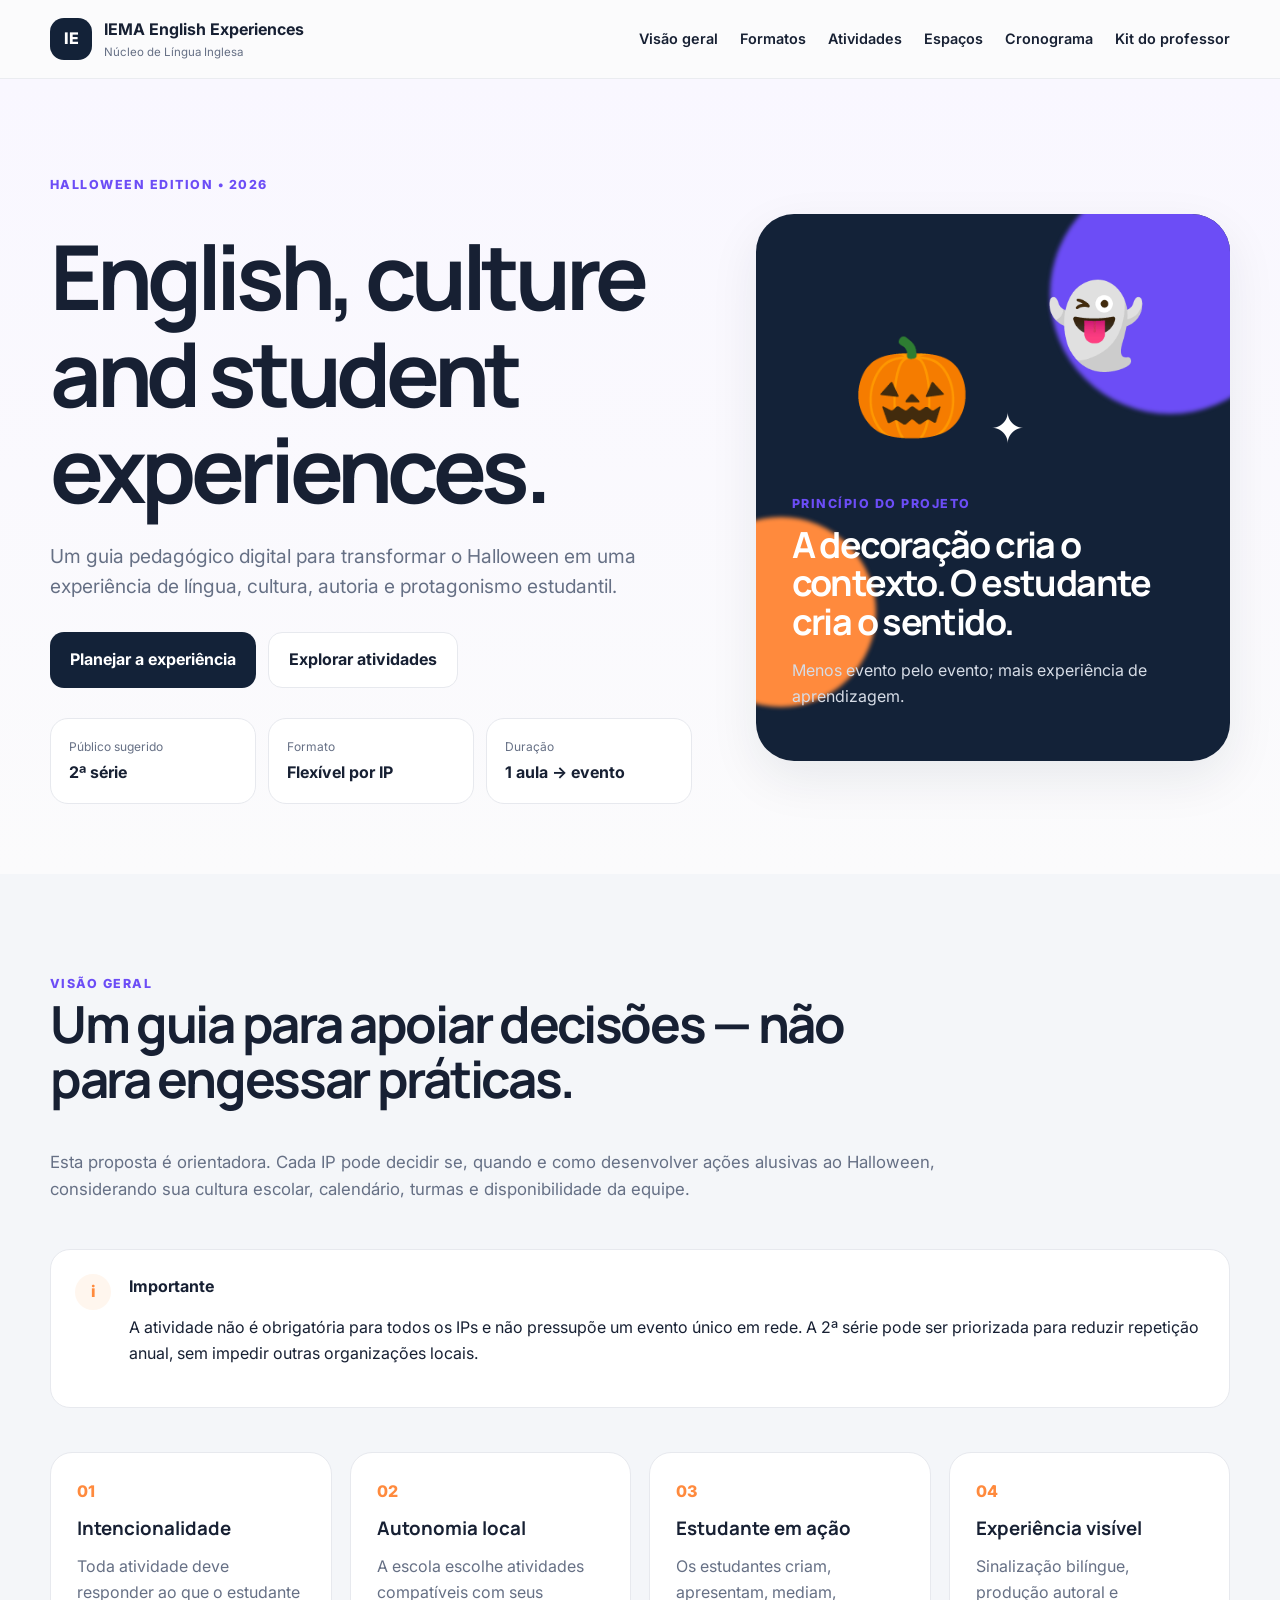
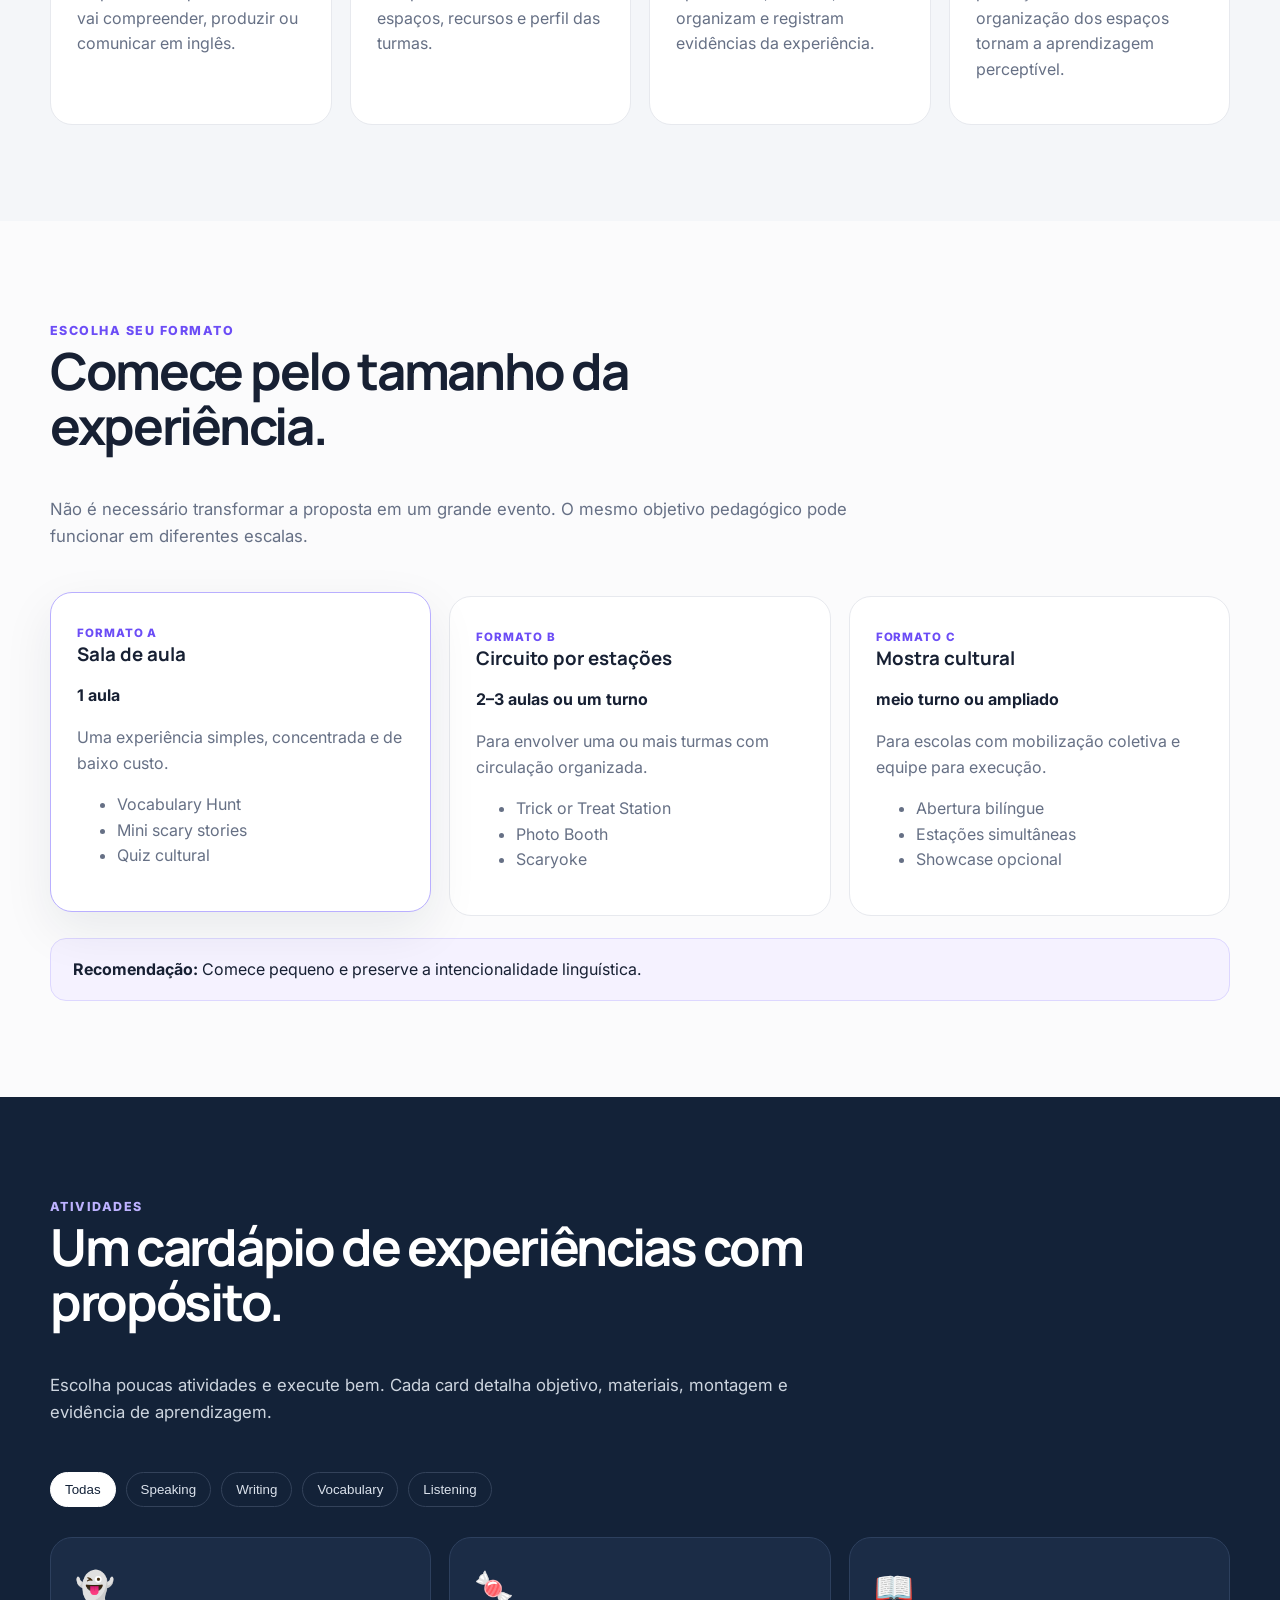
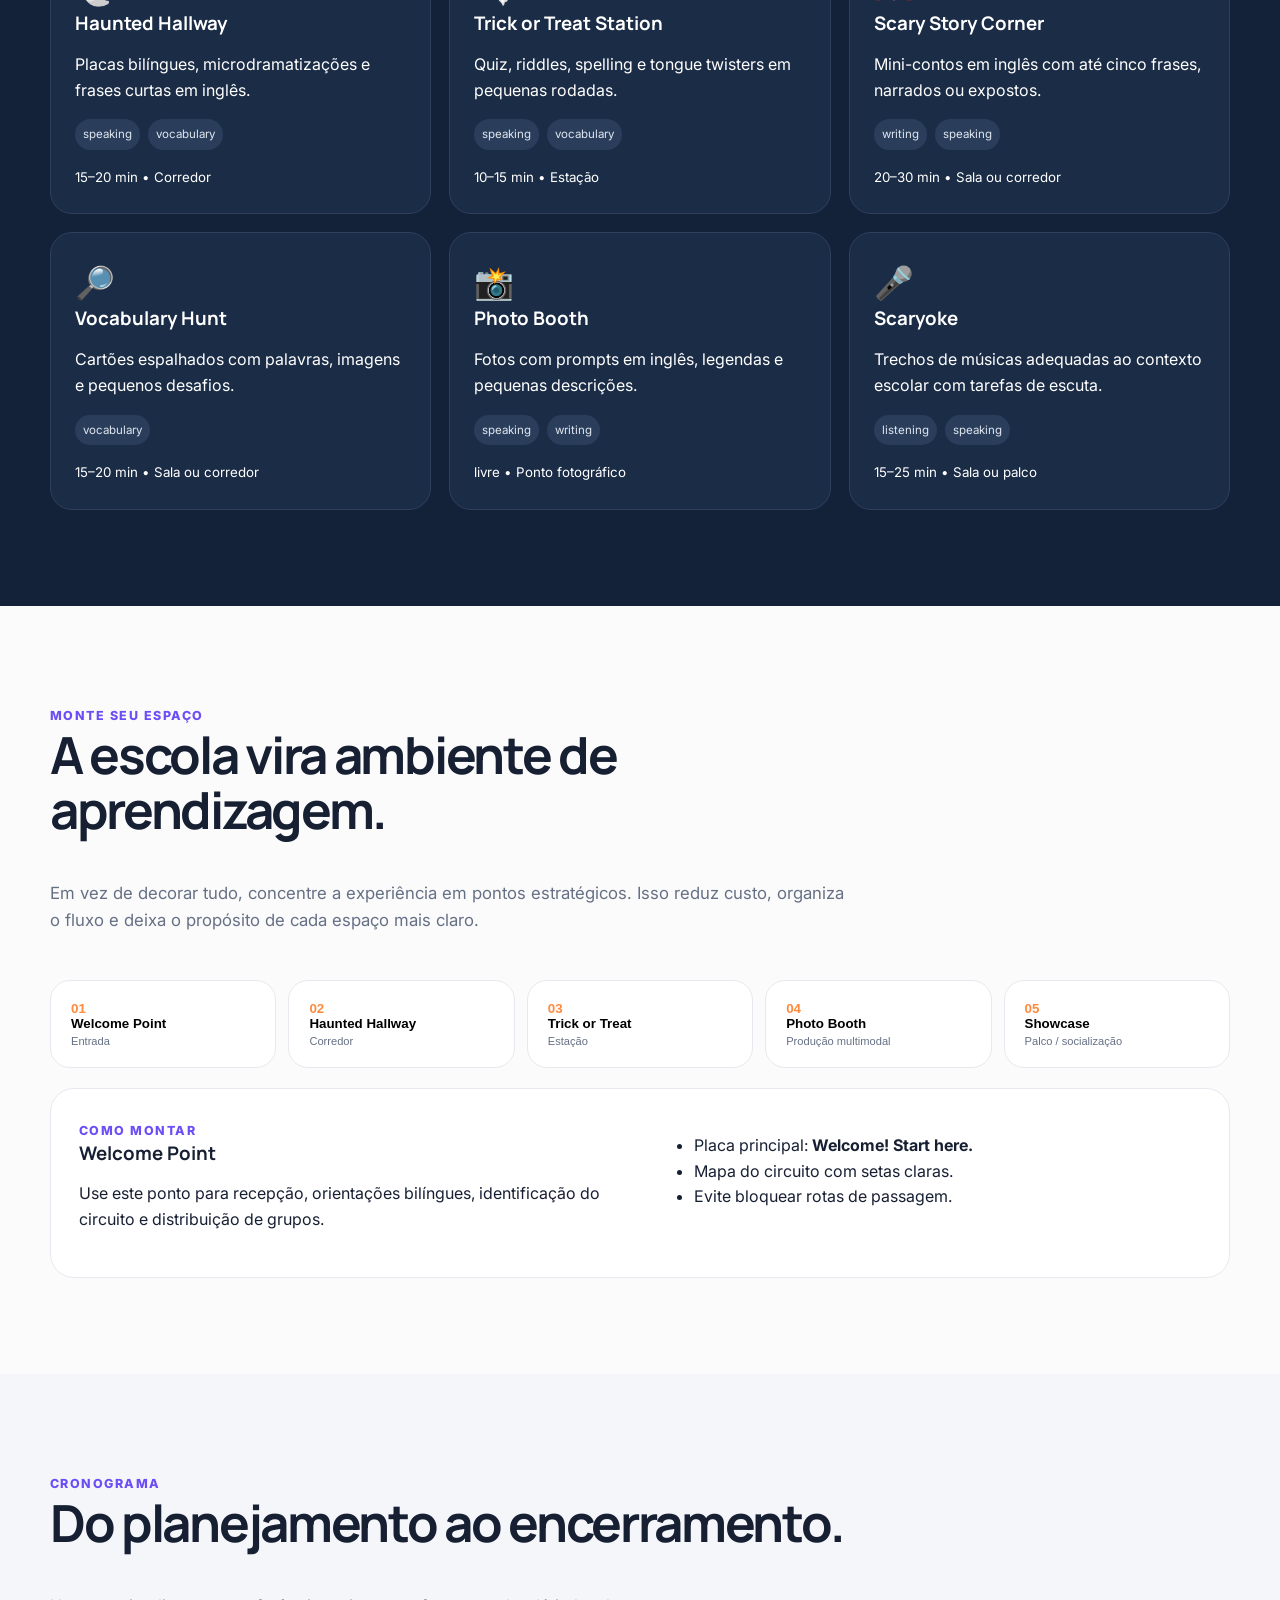
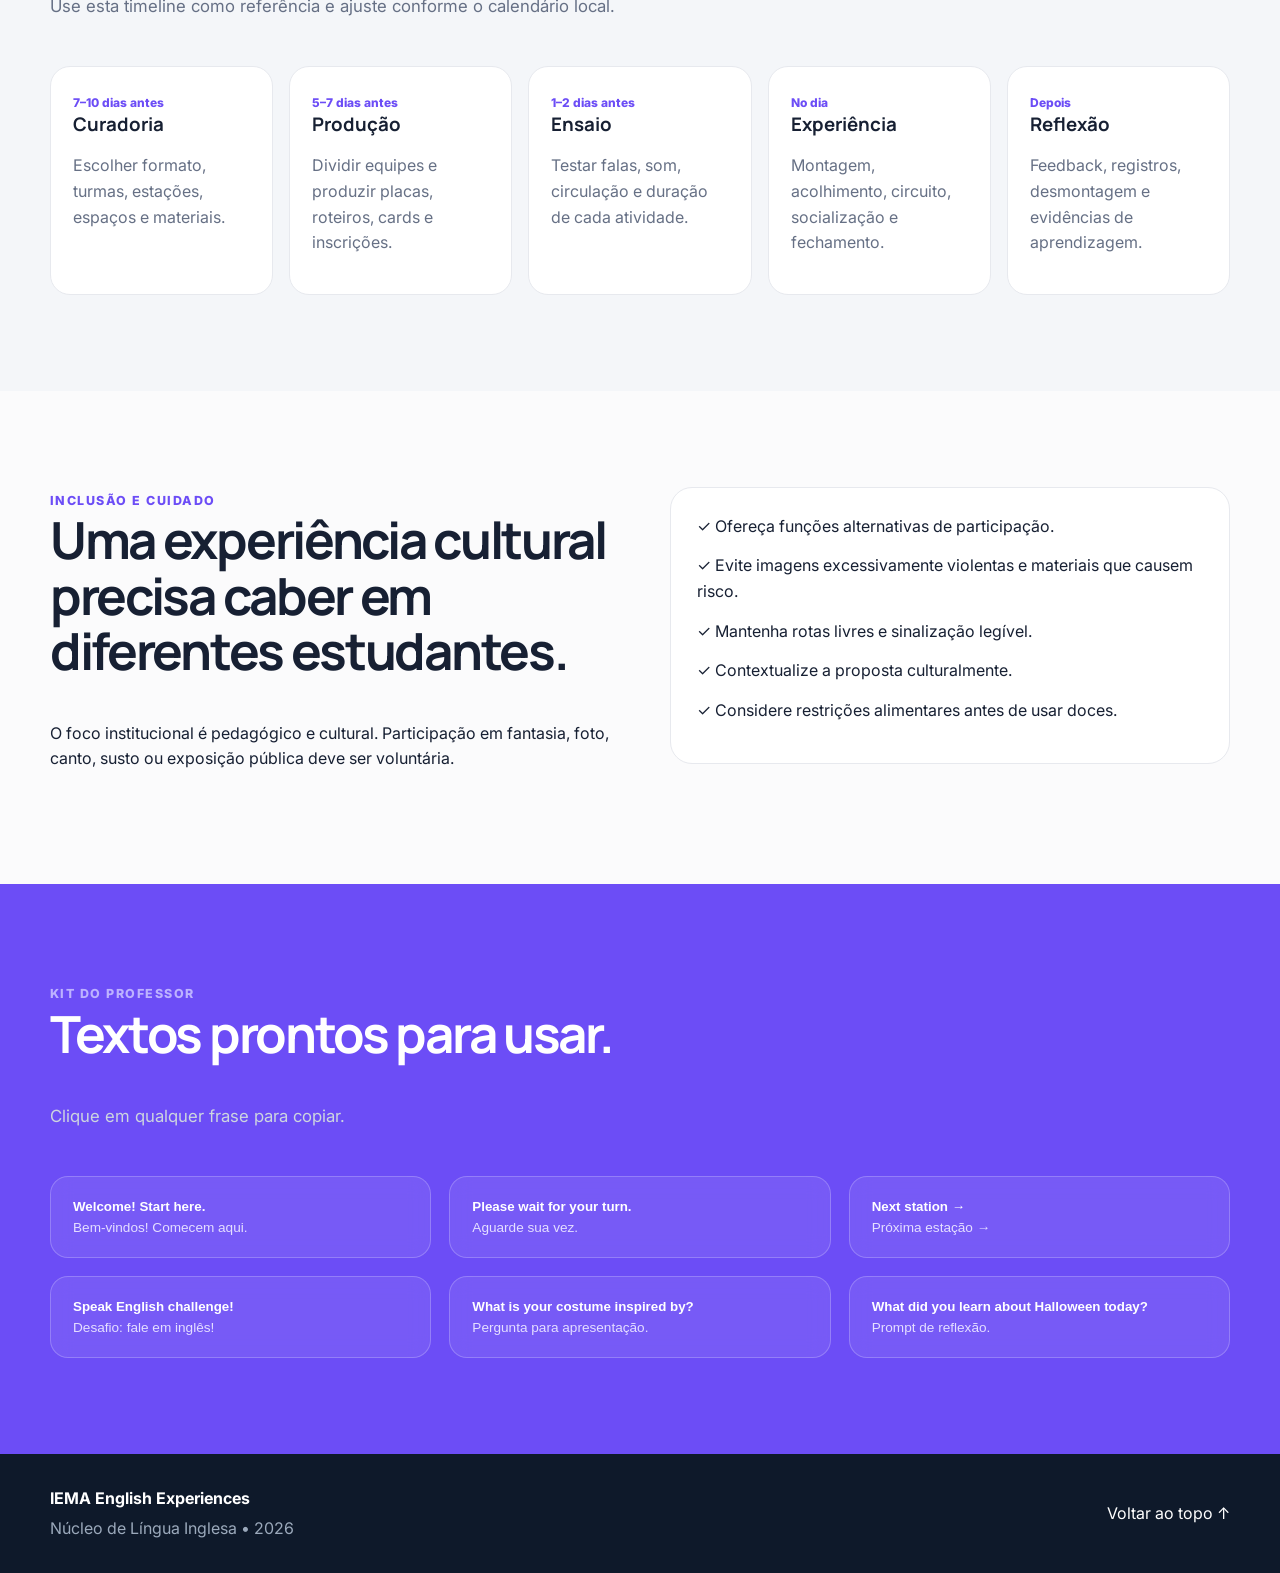
<file: index.html>
<!DOCTYPE html>
<html lang="pt-BR">
<head>
  <meta charset="UTF-8" />
  <meta name="viewport" content="width=device-width, initial-scale=1.0" />
  <meta name="description" content="IEMA English Experiences — Halloween Edition. Guia pedagógico digital para experiências culturais em Língua Inglesa." />
  <title>IEMA English Experiences | Halloween Edition</title>
  <link rel="preconnect" href="https://fonts.googleapis.com">
  <link rel="preconnect" href="https://fonts.gstatic.com" crossorigin>
  <link href="https://fonts.googleapis.com/css2?family=Inter:wght@400;500;600;700;800&family=Manrope:wght@500;600;700;800&display=swap" rel="stylesheet">
  <link rel="stylesheet" href="styles.css" />
</head>
<body>
  <header class="site-header">
    <div class="container nav-wrap">
      <a class="brand" href="#top" aria-label="IEMA English Experiences">
        <span class="brand-mark">IE</span>
        <span>
          <strong>IEMA English Experiences</strong>
          <small>Núcleo de Língua Inglesa</small>
        </span>
      </a>

      <button class="menu-toggle" aria-label="Abrir menu" aria-expanded="false">☰</button>

      <nav class="nav-links" aria-label="Navegação principal">
        <a href="#overview">Visão geral</a>
        <a href="#formats">Formatos</a>
        <a href="#activities">Atividades</a>
        <a href="#spaces">Espaços</a>
        <a href="#timeline">Cronograma</a>
        <a href="#kit">Kit do professor</a>
      </nav>
    </div>
  </header>

  <main id="top">
    <section class="hero">
      <div class="container hero-grid">
        <div class="hero-copy">
          <span class="eyebrow">Halloween Edition • 2026</span>
          <h1>English, culture and student experiences.</h1>
          <p class="hero-lead">
            Um guia pedagógico digital para transformar o Halloween em uma experiência de língua, cultura, autoria e protagonismo estudantil.
          </p>

          <div class="hero-actions">
            <a class="btn btn-primary" href="#formats">Planejar a experiência</a>
            <a class="btn btn-secondary" href="#activities">Explorar atividades</a>
          </div>

          <div class="meta-grid">
            <article><span>Público sugerido</span><strong>2ª série</strong></article>
            <article><span>Formato</span><strong>Flexível por IP</strong></article>
            <article><span>Duração</span><strong>1 aula → evento</strong></article>
          </div>
        </div>

        <aside class="hero-card">
          <div class="orb orb-one"></div>
          <div class="orb orb-two"></div>
          <div class="hero-visual">
            <span class="pumpkin">🎃</span>
            <span class="ghost">👻</span>
            <span class="spark">✦</span>
          </div>
          <div class="hero-card-copy">
            <span class="mini-label">Princípio do projeto</span>
            <h2>A decoração cria o contexto. O estudante cria o sentido.</h2>
            <p>Menos evento pelo evento; mais experiência de aprendizagem.</p>
          </div>
        </aside>
      </div>
    </section>

    <section id="overview" class="section section-soft">
      <div class="container">
        <div class="section-heading narrow">
          <span class="eyebrow">Visão geral</span>
          <h2>Um guia para apoiar decisões — não para engessar práticas.</h2>
          <p>
            Esta proposta é orientadora. Cada IP pode decidir se, quando e como desenvolver ações alusivas ao Halloween, considerando sua cultura escolar, calendário, turmas e disponibilidade da equipe.
          </p>
        </div>

        <div class="notice">
          <div class="notice-icon">i</div>
          <div>
            <strong>Importante</strong>
            <p>
              A atividade não é obrigatória para todos os IPs e não pressupõe um evento único em rede. A 2ª série pode ser priorizada para reduzir repetição anual, sem impedir outras organizações locais.
            </p>
          </div>
        </div>

        <div class="principles">
          <article>
            <span>01</span>
            <h3>Intencionalidade</h3>
            <p>Toda atividade deve responder ao que o estudante vai compreender, produzir ou comunicar em inglês.</p>
          </article>
          <article>
            <span>02</span>
            <h3>Autonomia local</h3>
            <p>A escola escolhe atividades compatíveis com seus espaços, recursos e perfil das turmas.</p>
          </article>
          <article>
            <span>03</span>
            <h3>Estudante em ação</h3>
            <p>Os estudantes criam, apresentam, mediam, organizam e registram evidências da experiência.</p>
          </article>
          <article>
            <span>04</span>
            <h3>Experiência visível</h3>
            <p>Sinalização bilíngue, produção autoral e organização dos espaços tornam a aprendizagem perceptível.</p>
          </article>
        </div>
      </div>
    </section>

    <section id="formats" class="section">
      <div class="container">
        <div class="section-heading">
          <span class="eyebrow">Escolha seu formato</span>
          <h2>Comece pelo tamanho da experiência.</h2>
          <p>Não é necessário transformar a proposta em um grande evento. O mesmo objetivo pedagógico pode funcionar em diferentes escalas.</p>
        </div>

        <div class="format-grid">
          <article class="format-card active" data-format="classroom">
            <span class="format-tag">Formato A</span>
            <h3>Sala de aula</h3>
            <p class="duration">1 aula</p>
            <p>Uma experiência simples, concentrada e de baixo custo.</p>
            <ul>
              <li>Vocabulary Hunt</li>
              <li>Mini scary stories</li>
              <li>Quiz cultural</li>
            </ul>
          </article>

          <article class="format-card" data-format="stations">
            <span class="format-tag">Formato B</span>
            <h3>Circuito por estações</h3>
            <p class="duration">2–3 aulas ou um turno</p>
            <p>Para envolver uma ou mais turmas com circulação organizada.</p>
            <ul>
              <li>Trick or Treat Station</li>
              <li>Photo Booth</li>
              <li>Scaryoke</li>
            </ul>
          </article>

          <article class="format-card" data-format="showcase">
            <span class="format-tag">Formato C</span>
            <h3>Mostra cultural</h3>
            <p class="duration">meio turno ou ampliado</p>
            <p>Para escolas com mobilização coletiva e equipe para execução.</p>
            <ul>
              <li>Abertura bilíngue</li>
              <li>Estações simultâneas</li>
              <li>Showcase opcional</li>
            </ul>
          </article>
        </div>

        <div id="formatRecommendation" class="recommendation">
          <strong>Recomendação:</strong>
          <span>Comece pequeno e preserve a intencionalidade linguística.</span>
        </div>
      </div>
    </section>

    <section id="activities" class="section section-dark">
      <div class="container">
        <div class="section-heading light">
          <span class="eyebrow">Atividades</span>
          <h2>Um cardápio de experiências com propósito.</h2>
          <p>Escolha poucas atividades e execute bem. Cada card detalha objetivo, materiais, montagem e evidência de aprendizagem.</p>
        </div>

        <div class="filters" role="group" aria-label="Filtrar atividades">
          <button class="filter-btn active" data-filter="all">Todas</button>
          <button class="filter-btn" data-filter="speaking">Speaking</button>
          <button class="filter-btn" data-filter="writing">Writing</button>
          <button class="filter-btn" data-filter="vocabulary">Vocabulary</button>
          <button class="filter-btn" data-filter="listening">Listening</button>
        </div>

        <div class="activity-grid" id="activityGrid"></div>
      </div>
    </section>

    <section id="spaces" class="section">
      <div class="container">
        <div class="section-heading">
          <span class="eyebrow">Monte seu espaço</span>
          <h2>A escola vira ambiente de aprendizagem.</h2>
          <p>Em vez de decorar tudo, concentre a experiência em pontos estratégicos. Isso reduz custo, organiza o fluxo e deixa o propósito de cada espaço mais claro.</p>
        </div>

        <div class="space-layout">
          <button class="space-node" data-space="welcome"><span>01</span><strong>Welcome Point</strong><small>Entrada</small></button>
          <button class="space-node" data-space="hallway"><span>02</span><strong>Haunted Hallway</strong><small>Corredor</small></button>
          <button class="space-node" data-space="treat"><span>03</span><strong>Trick or Treat</strong><small>Estação</small></button>
          <button class="space-node" data-space="photo"><span>04</span><strong>Photo Booth</strong><small>Produção multimodal</small></button>
          <button class="space-node" data-space="stage"><span>05</span><strong>Showcase</strong><small>Palco / socialização</small></button>
        </div>

        <div id="spaceDetail" class="space-detail">
          <div>
            <span class="mini-label">Como montar</span>
            <h3>Welcome Point</h3>
            <p>Use este ponto para recepção, orientações bilíngues, identificação do circuito e distribuição de grupos.</p>
          </div>
          <ul>
            <li>Placa principal: <strong>Welcome! Start here.</strong></li>
            <li>Mapa do circuito com setas claras.</li>
            <li>Evite bloquear rotas de passagem.</li>
          </ul>
        </div>
      </div>
    </section>

    <section id="timeline" class="section section-soft">
      <div class="container">
        <div class="section-heading">
          <span class="eyebrow">Cronograma</span>
          <h2>Do planejamento ao encerramento.</h2>
          <p>Use esta timeline como referência e ajuste conforme o calendário local.</p>
        </div>

        <div class="timeline">
          <article><span>7–10 dias antes</span><h3>Curadoria</h3><p>Escolher formato, turmas, estações, espaços e materiais.</p></article>
          <article><span>5–7 dias antes</span><h3>Produção</h3><p>Dividir equipes e produzir placas, roteiros, cards e inscrições.</p></article>
          <article><span>1–2 dias antes</span><h3>Ensaio</h3><p>Testar falas, som, circulação e duração de cada atividade.</p></article>
          <article><span>No dia</span><h3>Experiência</h3><p>Montagem, acolhimento, circuito, socialização e fechamento.</p></article>
          <article><span>Depois</span><h3>Reflexão</h3><p>Feedback, registros, desmontagem e evidências de aprendizagem.</p></article>
        </div>
      </div>
    </section>

    <section class="section">
      <div class="container two-col">
        <div>
          <span class="eyebrow">Inclusão e cuidado</span>
          <h2>Uma experiência cultural precisa caber em diferentes estudantes.</h2>
          <p>O foco institucional é pedagógico e cultural. Participação em fantasia, foto, canto, susto ou exposição pública deve ser voluntária.</p>
        </div>
        <div class="checklist">
          <p>✓ Ofereça funções alternativas de participação.</p>
          <p>✓ Evite imagens excessivamente violentas e materiais que causem risco.</p>
          <p>✓ Mantenha rotas livres e sinalização legível.</p>
          <p>✓ Contextualize a proposta culturalmente.</p>
          <p>✓ Considere restrições alimentares antes de usar doces.</p>
        </div>
      </div>
    </section>

    <section id="kit" class="section section-accent">
      <div class="container">
        <div class="section-heading light">
          <span class="eyebrow">Kit do professor</span>
          <h2>Textos prontos para usar.</h2>
          <p>Clique em qualquer frase para copiar.</p>
        </div>

        <div class="copy-grid">
          <button class="copy-card" data-copy="Welcome! Start here."><strong>Welcome! Start here.</strong><span>Bem-vindos! Comecem aqui.</span></button>
          <button class="copy-card" data-copy="Please wait for your turn."><strong>Please wait for your turn.</strong><span>Aguarde sua vez.</span></button>
          <button class="copy-card" data-copy="Next station →"><strong>Next station →</strong><span>Próxima estação →</span></button>
          <button class="copy-card" data-copy="Speak English challenge!"><strong>Speak English challenge!</strong><span>Desafio: fale em inglês!</span></button>
          <button class="copy-card" data-copy="What is your costume inspired by?"><strong>What is your costume inspired by?</strong><span>Pergunta para apresentação.</span></button>
          <button class="copy-card" data-copy="What did you learn about Halloween today?"><strong>What did you learn about Halloween today?</strong><span>Prompt de reflexão.</span></button>
        </div>
      </div>
    </section>
  </main>

  <footer>
    <div class="container footer-wrap">
      <div>
        <strong>IEMA English Experiences</strong>
        <p>Núcleo de Língua Inglesa • 2026</p>
      </div>
      <a href="#top">Voltar ao topo ↑</a>
    </div>
  </footer>

  <dialog id="activityModal">
    <button class="modal-close" aria-label="Fechar">×</button>
    <div id="modalContent"></div>
  </dialog>

  <div id="toast" role="status" aria-live="polite">Copiado!</div>

  <script src="app.js"></script>
</body>
</html>
</file>
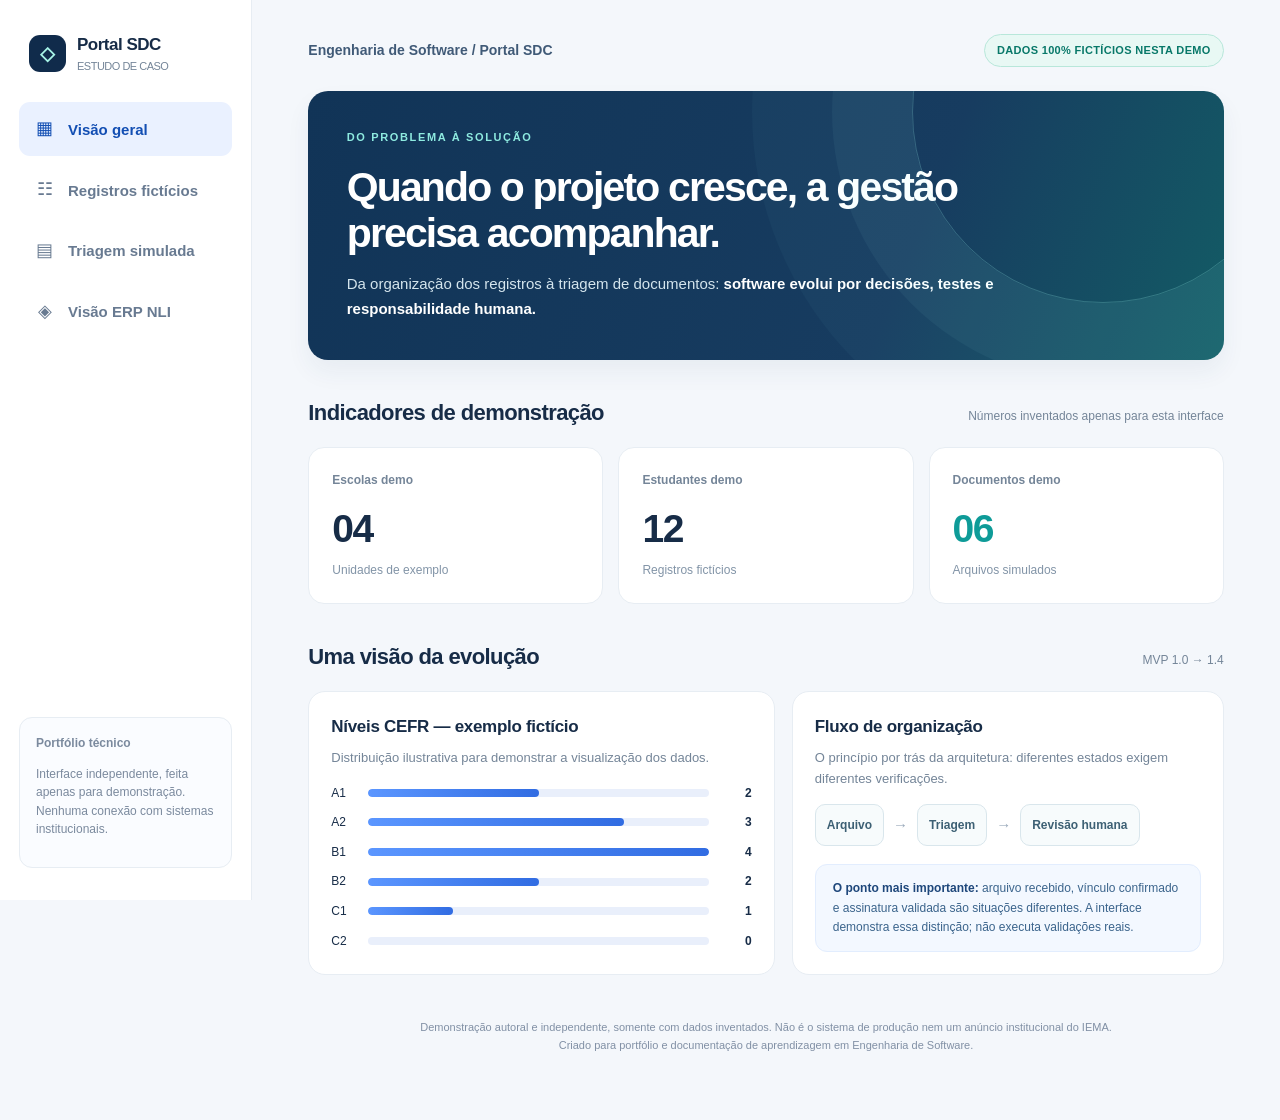
<file: projetos/portal-sdc/demo/index.html>
<!doctype html>
<html lang="pt-BR">
<head>
  <meta charset="utf-8" />
  <meta name="viewport" content="width=device-width, initial-scale=1" />
  <title>Portal SDC · Demonstração independente</title>
  <style>
    :root { --ink:#172c47; --navy:#102b4b; --muted:#748598; --line:#e7edf3; --teal:#0e9b98; --mint:#dff6f1; --blue:#316ce2; --bg:#f4f7fb; --white:#fff; --warn:#b4682f; }
    * {box-sizing:border-box}
    html{scroll-behavior:smooth} body{margin:0;background:var(--bg);font:15px/1.55 Inter,ui-sans-serif,-apple-system,BlinkMacSystemFont,"Segoe UI",sans-serif;color:var(--ink)} button,input,select{font:inherit}
    button{cursor:pointer} a{color:inherit} .layout{display:grid;grid-template-columns:252px minmax(0,1fr);min-height:100vh}
    aside{background:#fff;border-right:1px solid var(--line);padding:32px 19px;display:flex;flex-direction:column;gap:27px;position:sticky;top:0;height:100vh}
    .brand{display:flex;gap:11px;align-items:center;padding:0 10px}.brandmark{height:37px;width:37px;border-radius:11px;background:var(--navy);color:#a7f4e7;font-size:19px;display:grid;place-items:center;font-weight:800}.brand h1{margin:0;font-size:17px;letter-spacing:-.5px}.brand small{display:block;font-size:11px;color:var(--muted);font-weight:500}
    .nav{display:grid;gap:7px}.nav button{display:flex;align-items:center;gap:12px;border:0;border-radius:11px;background:transparent;color:#687a91;text-align:left;padding:13px 14px;font-weight:650}.nav button[aria-current="page"]{background:#eaf1ff;color:#124eb3}.nav button:hover{background:#f0f4fa}.nav-icon{width:23px;display:inline-grid;place-items:center;font-size:18px;font-weight:500}.side-bottom{margin-top:auto;font-size:12px;color:#7b8a9e;padding:16px;border:1px solid var(--line);border-radius:13px;background:#fafcff}
    main{min-width:0;padding:34px clamp(18px,4.4vw,68px) 55px;max-width:1550px;width:100%;margin:0 auto}.top{display:flex;justify-content:space-between;align-items:center;gap:14px;margin-bottom:24px}.crumb{font-weight:720;font-size:14px;color:#405a77}.flag{background:#e8f8f4;color:#087869;font-size:11px;letter-spacing:.03em;text-transform:uppercase;font-weight:770;border:1px solid #b8e7da;border-radius:40px;padding:7px 12px;white-space:nowrap}
    .hero{border-radius:20px;padding:clamp(23px,3vw,44px);background:linear-gradient(112deg,#113457,#173c60 65%,#135c65);color:white;position:relative;overflow:hidden;box-shadow:0 12px 25px #1a42630f}.hero:after{content:'';position:absolute;width:380px;height:380px;right:-70px;top:-170px;border:1px solid #a4faf03a;border-radius:50%;box-shadow:0 0 0 80px #a4faf00c,0 0 0 160px #a4faf008;pointer-events:none}.eyebrow{font-size:11px;text-transform:uppercase;letter-spacing:.15em;font-weight:800;color:#8eebe0}.hero h2{font-size:clamp(28px,3.2vw,48px);letter-spacing:-.045em;line-height:1.11;max-width:720px;margin:19px 0 16px}.hero p{max-width:700px;color:#d4e5ed;margin:0;line-height:1.65}.hero p strong{color:#fff}
    .section-head{display:flex;justify-content:space-between;align-items:baseline;gap:10px;margin:36px 0 17px}.section-head h3{font-size:22px;letter-spacing:-.6px;margin:0}.section-head span{font-size:12px;color:var(--muted)}
    .kpis{display:grid;grid-template-columns:repeat(3,1fr);gap:15px}.kpi{background:#fff;border:1px solid var(--line);border-radius:16px;padding:23px;min-height:148px}.kpi .sub{font-size:12px;color:var(--muted);font-weight:650}.kpi .number{font-size:39px;font-weight:800;letter-spacing:-1.5px;margin:9px 0 2px}.kpi .info{font-size:12px;color:#8294a7}.kpi:nth-child(3) .number{color:var(--teal)}
    .cols{display:grid;grid-template-columns:1.08fr 1fr;gap:17px}.panel{background:white;border:1px solid var(--line);border-radius:17px;padding:22px}.panel h4{font-size:17px;margin:0 0 8px;letter-spacing:-.3px}.panel p{color:var(--muted);margin:0 0 15px;font-size:13px}.bars{display:grid;gap:11px}.bars .bar-row{display:grid;grid-template-columns:26px 1fr 32px;gap:11px;align-items:center;font-size:12px}.meter{height:8px;border-radius:20px;background:#e9effb;overflow:hidden}.meter b{display:block;height:100%;background:linear-gradient(90deg,#5b96ff,#316ce2);border-radius:20px}.bar-row strong{text-align:right;font-size:12px}
    .process{display:flex;gap:9px;flex-wrap:wrap;align-items:center}.step{border:1px solid #d9e6ec;background:#f7fbfc;padding:11px;border-radius:10px;color:#3d6074;font-weight:680;font-size:12px}.arrow{color:#9cabbc}.note{background:#f3f8ff;border:1px solid #e2edfe;color:#3b648c;padding:14px 17px;border-radius:12px;font-size:12px;line-height:1.6}.note strong{color:#1e477b}
    .view{display:none}.view.active{display:block}.table-wrap{overflow-x:auto;background:#fff;border:1px solid var(--line);border-radius:15px}table{border-collapse:collapse;width:100%;min-width:650px;text-align:left}th{font-size:11px;color:#667b92;letter-spacing:.045em;text-transform:uppercase;padding:17px 19px;background:#f8fafd}td{padding:16px 19px;border-top:1px solid #edf1f5;font-size:13px}tbody tr:hover{background:#fbfdff} .chip{display:inline-block;border-radius:50px;padding:5px 10px;background:#e5f3ed;color:#15866f;font-size:11px;font-weight:700}.chip.wait{background:#fff3e7;color:#a56a2f}.chip.none{background:#f0f4fa;color:#5f7391}
    .toolbar{display:flex;justify-content:space-between;align-items:center;gap:13px;margin:19px 0}.toolbar select,.toolbar input{min-height:42px;border:1px solid #dfe7ef;border-radius:10px;padding:9px 12px;background:#fff;color:#24415f;min-width:170px}.btn{background:var(--navy);color:#fff;border:0;padding:9px 14px;border-radius:9px;font-weight:650}.btn:hover{background:#235075}.ghost{background:#eef5ff;color:#215db4}.ghost:hover{background:#e0eeff}.inline-tag{font-size:12px;color:var(--muted)}.id{font-family:ui-monospace,SFMono-Regular,Consolas,monospace;font-weight:750;color:#496282}
    .roadmap{display:grid;gap:12px}.roadmap-item{background:#fff;border:1px solid var(--line);border-radius:13px;padding:17px 19px;display:flex;justify-content:space-between;align-items:center;gap:16px}.roadmap-item strong{display:block;margin-bottom:3px}.roadmap-item small{color:var(--muted)}.soon{font-size:11px;color:#92753b;background:#fff6e3;padding:6px 10px;border-radius:30px;white-space:nowrap}.dialog{border:0;border-radius:18px;padding:27px;max-width:460px;width:calc(100% - 30px);box-shadow:0 20px 85px #092d4955}.dialog::backdrop{background:#092d49aa}.dialog h3{margin:0 0 10px}.dialog p{color:#697f93;line-height:1.55}.dialog-footer{display:flex;justify-content:flex-end;gap:10px;margin-top:25px}.footer{font-size:11px;color:#8190a5;text-align:center;margin-top:43px;line-height:1.65}
    @media(max-width:950px){.layout{grid-template-columns:minmax(0,1fr)}aside{position:static;height:auto;padding:16px;gap:12px;min-width:0}.nav{display:flex;overflow-x:auto;max-width:100%;gap:4px}.nav button{white-space:nowrap;padding:10px}.side-bottom{display:none}.kpis{grid-template-columns:repeat(3,1fr)}main{padding:18px}.cols{grid-template-columns:1fr}}@media(max-width:610px){.top{flex-wrap:wrap}.hero{padding:24px}.kpis{grid-template-columns:1fr}.top{align-items:flex-start}.flag{font-size:10px}.toolbar{flex-wrap:wrap}.roadmap-item{align-items:flex-start}.roadmap-item small{display:block}}
  </style>
</head>
<body>
<div class="layout">
  <aside>
    <div class="brand"><div class="brandmark" aria-hidden="true">◇</div><div><h1>Portal SDC <small>ESTUDO DE CASO</small></h1></div></div>
    <nav class="nav" aria-label="Navegação da demonstração">
      <button type="button" class="navbtn" data-view="overview" aria-current="page"><span class="nav-icon">▦</span>Visão geral</button>
      <button type="button" class="navbtn" data-view="records"><span class="nav-icon">☷</span>Registros fictícios</button>
      <button type="button" class="navbtn" data-view="triage"><span class="nav-icon">▤</span>Triagem simulada</button>
      <button type="button" class="navbtn" data-view="future"><span class="nav-icon">◈</span>Visão ERP NLI</button>
    </nav>
    <div class="side-bottom"><strong>Portfólio técnico</strong><p>Interface independente, feita apenas para demonstração. Nenhuma conexão com sistemas institucionais.</p></div>
  </aside>
  <main>
    <div class="top"><span class="crumb">Engenharia de Software / Portal SDC</span><span class="flag">DADOS 100% FICTÍCIOS NESTA DEMO</span></div>
    <section class="view active" id="overview">
      <div class="hero"><div class="eyebrow">Do problema à solução</div><h2>Quando o projeto cresce, a gestão precisa acompanhar.</h2><p>Da organização dos registros à triagem de documentos: <strong>software evolui por decisões, testes e responsabilidade humana.</strong></p></div>
      <div class="section-head"><h3>Indicadores de demonstração</h3><span>Números inventados apenas para esta interface</span></div>
      <div class="kpis"><div class="kpi"><div class="sub">Escolas demo</div><div class="number">04</div><div class="info">Unidades de exemplo</div></div><div class="kpi"><div class="sub">Estudantes demo</div><div class="number">12</div><div class="info">Registros fictícios</div></div><div class="kpi"><div class="sub">Documentos demo</div><div class="number">06</div><div class="info">Arquivos simulados</div></div></div>
      <div class="section-head"><h3>Uma visão da evolução</h3><span>MVP 1.0 → 1.4</span></div>
      <div class="cols"><div class="panel"><h4>Níveis CEFR — exemplo fictício</h4><p>Distribuição ilustrativa para demonstrar a visualização dos dados.</p><div class="bars" aria-label="A1: 2, A2: 3, B1: 4, B2: 2, C1: 1, C2: 0"><div class="bar-row"><span>A1</span><span class="meter"><b style="width:50%"></b></span><strong>2</strong></div><div class="bar-row"><span>A2</span><span class="meter"><b style="width:75%"></b></span><strong>3</strong></div><div class="bar-row"><span>B1</span><span class="meter"><b style="width:100%"></b></span><strong>4</strong></div><div class="bar-row"><span>B2</span><span class="meter"><b style="width:50%"></b></span><strong>2</strong></div><div class="bar-row"><span>C1</span><span class="meter"><b style="width:25%"></b></span><strong>1</strong></div><div class="bar-row"><span>C2</span><span class="meter"><b style="width:0%"></b></span><strong>0</strong></div></div></div>
      <div class="panel"><h4>Fluxo de organização</h4><p>O princípio por trás da arquitetura: diferentes estados exigem diferentes verificações.</p><div class="process"><span class="step">Arquivo</span><span class="arrow">→</span><span class="step">Triagem</span><span class="arrow">→</span><span class="step">Revisão humana</span></div><div style="height:18px"></div><div class="note"><strong>O ponto mais importante:</strong> arquivo recebido, vínculo confirmado e assinatura validada são situações diferentes. A interface demonstra essa distinção; não executa validações reais.</div></div></div>
    </section>
    <section class="view" id="records"><div class="section-head"><h3>Registros de demonstração</h3><span>Nenhuma informação pessoal real</span></div><div class="note">Os exemplos abaixo são completamente inventados para ilustrar como IDs estáveis permitem relacionar estudante, escola e situação de continuidade.</div><div class="toolbar"><span class="inline-tag">IDs demonstrativos preservados durante filtros</span><select id="schoolFilter" aria-label="Filtrar por escola"><option value="">Todas as escolas</option><option>Escola Demo A</option><option>Escola Demo B</option><option>Escola Demo C</option><option>Escola Demo D</option></select></div><div class="table-wrap"><table><thead><tr><th>ID fictício</th><th>Unidade</th><th>Registro</th><th>Nível CEFR</th><th>Situação</th></tr></thead><tbody id="recordsBody"></tbody></table></div></section>
    <section class="view" id="triage"><div class="section-head"><h3>Triagem documental simulada</h3><span>Fluxo sem integração real</span></div><div class="kpis"><div class="kpi"><div class="sub">Arquivos fictícios</div><div class="number">06</div><div class="info">Exemplos demonstrativos</div></div><div class="kpi"><div class="sub">Sugestões fictícias</div><div class="number">03</div><div class="info">Não equivalem a aprovação</div></div><div class="kpi"><div class="sub">Aprovações automáticas</div><div class="number">00</div><div class="info">Decisão exige revisão humana</div></div></div><div class="toolbar"><span class="inline-tag">Ações abaixo são simulações locais no navegador</span><select id="statusFilter" aria-label="Filtrar situação"><option value="">Todas as situações</option><option value="sugerida">Vínculo sugerido</option><option value="sem-match">Sem correspondência</option><option value="revista">Revisão simulada</option></select></div><div class="table-wrap"><table><thead><tr><th>Arquivo fictício</th><th>Origem fictícia</th><th>Correspondência</th><th>Próxima etapa</th></tr></thead><tbody id="docsBody"></tbody></table></div><p class="inline-tag" style="margin-top:15px">Uma simulação local não altera a planilha, não valida assinaturas, não salva dados e não envia informações a terceiros.</p></section>
    <section class="view" id="future"><div class="hero"><div class="eyebrow">Próximo capítulo · conceito em estudo</div><h2>Quatro frentes. Uma visão de gestão educacional.</h2><p>O Portal SDC inspirou a pergunta: seria possível integrar <strong>gestão, nivelamento, documentação e gestão pedagógica</strong> em uma arquitetura modular para o NLI? <strong>Este ERP ainda não foi desenvolvido ou autorizado institucionalmente.</strong></p></div><div class="section-head"><h3>Quatro módulos em evolução</h3><span>Estudo de caso — demonstração independente</span></div><div class="roadmap"><div class="roadmap-item"><div><strong>01 · Portal de Gestão</strong><small>Consultas, escolas, estudantes e indicadores demonstrados no SDC; segurança em homologação</small></div><span class="soon">MVP parcial</span></div><div class="roadmap-item"><div><strong>02 · Nivelamento CEFR</strong><small>Diagnóstico piloto a construir; não representa avaliação ou certificação de proficiência existente</small></div><span class="soon">Em desenvolvimento</span></div><div class="roadmap-item"><div><strong>03 · Automação Documental</strong><small>Triagem e revisão parcial do SDC testadas; rejeições, permissões e fluxos gerais pendentes</small></div><span class="soon">Parcialmente testado</span></div><div class="roadmap-item"><div><strong>04 · Gestão Pedagógica</strong><small>Geradores propostos de relatórios mensais e planos de aula editáveis</small></div><span class="soon">Em desenvolvimento</span></div></div><p class="note" style="margin-top:20px">Todos os registros nesta demonstração são inventados. Não existe conexão com sistemas, documentos ou planilhas institucionais.</p></section>
    <p class="footer">Demonstração autoral e independente, somente com dados inventados. Não é o sistema de produção nem um anúncio institucional do IEMA.<br/>Criado para portfólio e documentação de aprendizagem em Engenharia de Software.</p>
  </main>
</div>
<dialog class="dialog" id="reviewDialog"><h3>Revisão fictícia</h3><p id="dialogText"></p><div class="note"><strong>Simulação:</strong> este botão não aprova documentos reais e não verifica assinaturas. A aplicação funciona inteiramente neste navegador.</div><div class="dialog-footer"><button class="btn ghost" type="button" id="cancelReview">Cancelar</button><button class="btn" type="button" id="simulateReview">Marcar como revisado (simulação)</button></div></dialog>
<script>
(() => {
  'use strict';
  const records = [
    ['FIC-001','Escola Demo A','Pessoa fictícia 01','A1','Continua'],['FIC-002','Escola Demo A','Pessoa fictícia 02','B1','Continua'],['FIC-003','Escola Demo A','Pessoa fictícia 03','A2','Pendente'],
    ['FIC-004','Escola Demo B','Pessoa fictícia 04','B1','Continua'],['FIC-005','Escola Demo B','Pessoa fictícia 05','B2','Pendente'],['FIC-006','Escola Demo B','Pessoa fictícia 06','A2','Continua'],
    ['FIC-007','Escola Demo C','Pessoa fictícia 07','B1','Continua'],['FIC-008','Escola Demo C','Pessoa fictícia 08','C1','Pendente'],['FIC-009','Escola Demo C','Pessoa fictícia 09','A1','Continua'],
    ['FIC-010','Escola Demo D','Pessoa fictícia 10','B2','Continua'],['FIC-011','Escola Demo D','Pessoa fictícia 11','A2','Pendente'],['FIC-012','Escola Demo D','Pessoa fictícia 12','B1','Continua']
  ];
  const docs = [
    {name:'termo_demo_01.pdf',school:'Escola Demo A',suggestion:'FIC-001',status:'sugerida'},
    {name:'termo_demo_02.pdf',school:'Escola Demo B',suggestion:'Sem correspondência',status:'sem-match'},
    {name:'termo_demo_03.pdf',school:'Escola Demo C',suggestion:'FIC-008',status:'sugerida'},
    {name:'termo_demo_04.pdf',school:'Escola Demo D',suggestion:'Sem correspondência',status:'sem-match'},
    {name:'termo_demo_05.pdf',school:'Escola Demo A',suggestion:'FIC-002',status:'sugerida'},
    {name:'termo_demo_06.pdf',school:'Escola Demo B',suggestion:'Sem correspondência',status:'sem-match'}
  ];
  function textCell(row, value, className) {const cell=document.createElement('td');cell.textContent=String(value);if(className)cell.className=className;row.appendChild(cell);return cell;}
  function navigate(id){document.querySelectorAll('.view').forEach(el=>el.classList.toggle('active',el.id===id));document.querySelectorAll('.navbtn').forEach(el=>{if(el.dataset.view===id)el.setAttribute('aria-current','page');else el.removeAttribute('aria-current');});window.scrollTo(0,0);}
  document.querySelectorAll('.navbtn').forEach(button=>button.addEventListener('click',()=>navigate(button.dataset.view)));
  function renderRecords(){const filter=document.querySelector('#schoolFilter').value,body=document.querySelector('#recordsBody');body.replaceChildren();records.filter(r=>!filter||r[1]===filter).forEach(r=>{const tr=document.createElement('tr');textCell(tr,r[0],'id');textCell(tr,r[1]);textCell(tr,r[2]);textCell(tr,r[3]);const cell=textCell(tr,'');const badge=document.createElement('span');badge.className='chip '+(r[4]==='Pendente'?'wait':'');badge.textContent=r[4];cell.appendChild(badge);body.appendChild(tr);});}
  document.querySelector('#schoolFilter').addEventListener('change',renderRecords);renderRecords();
  let selectedIndex=null;
  function renderDocs(){const filter=document.querySelector('#statusFilter').value,body=document.querySelector('#docsBody');body.replaceChildren();docs.forEach((d,index)=>{if(filter&&d.status!==filter)return;const tr=document.createElement('tr');textCell(tr,d.name,'id');textCell(tr,d.school);const cell=textCell(tr,'');const badge=document.createElement('span');badge.className='chip '+(d.status==='sugerida'?'':d.status==='revista'?'none':'wait');badge.textContent=d.status==='revista'?'Revisão simulada':d.suggestion;cell.appendChild(badge);const action=textCell(tr,'');const btn=document.createElement('button');btn.type='button';btn.className='btn ghost';btn.textContent=d.status==='revista'?'Ver estado':'Revisar';btn.addEventListener('click',()=>{selectedIndex=index;document.querySelector('#dialogText').textContent=d.name+' — '+d.school+'. Sugestão atual: '+d.suggestion+'.';document.querySelector('#reviewDialog').showModal();});action.appendChild(btn);body.appendChild(tr);});}
  document.querySelector('#statusFilter').addEventListener('change',renderDocs);document.querySelector('#cancelReview').addEventListener('click',()=>document.querySelector('#reviewDialog').close());document.querySelector('#simulateReview').addEventListener('click',()=>{if(selectedIndex!==null)docs[selectedIndex].status='revista';renderDocs();document.querySelector('#reviewDialog').close();});renderDocs();
})();
</script>
</body>
</html>
</file>
<file: styles.css>
:root{
  --bg:#fbfbfc;--surface:#fff;--ink:#172033;--muted:#667085;--line:#e7e9ee;
  --navy:#132238;--purple:#6c4df6;--orange:#ff8a3d;--cream:#fff6ee;
  --green:#3fb88f;--shadow:0 18px 50px rgba(19,34,56,.08);--radius:24px
}
*{box-sizing:border-box}
html{scroll-behavior:smooth}
body{margin:0;font-family:Inter,system-ui,sans-serif;background:var(--bg);color:var(--ink);line-height:1.6}
body::selection{background:#d9d1ff}
.container{width:min(1180px,calc(100% - 40px));margin:auto}
.site-header{position:sticky;top:0;z-index:50;background:rgba(251,251,252,.88);backdrop-filter:blur(18px);border-bottom:1px solid rgba(231,233,238,.8)}
.nav-wrap{height:78px;display:flex;align-items:center;justify-content:space-between;gap:20px}
.brand{display:flex;align-items:center;gap:12px;color:var(--ink);text-decoration:none}
.brand-mark{display:grid;place-items:center;width:42px;height:42px;border-radius:14px;background:var(--navy);color:#fff;font-weight:800}
.brand strong,.brand small{display:block}.brand small{color:var(--muted);font-size:.72rem}
.nav-links{display:flex;gap:22px}.nav-links a{text-decoration:none;color:var(--ink);font-size:.9rem;font-weight:600}
.menu-toggle{display:none;border:0;background:none;font-size:1.4rem}
.hero{padding:92px 0 70px;background:linear-gradient(180deg,#f9f7ff 0,#fbfbfc 100%)}
.hero-grid{display:grid;grid-template-columns:1.15fr .85fr;gap:64px;align-items:center}
.eyebrow,.mini-label{display:inline-block;font-size:.78rem;text-transform:uppercase;letter-spacing:.12em;font-weight:800;color:var(--purple)}
h1,h2,h3{font-family:Manrope,Inter,sans-serif;line-height:1.08;margin-top:0}
h1{font-size:clamp(3.2rem,7vw,6.5rem);letter-spacing:-.06em;margin:.35em 0 .25em;max-width:820px}
h2{font-size:clamp(2rem,4vw,3.5rem);letter-spacing:-.045em}
.hero-lead{font-size:1.2rem;color:var(--muted);max-width:720px}
.hero-actions{display:flex;gap:12px;margin:30px 0}
.btn{display:inline-flex;align-items:center;justify-content:center;padding:14px 20px;border-radius:14px;text-decoration:none;font-weight:700}
.btn-primary{background:var(--navy);color:#fff}.btn-secondary{background:#fff;color:var(--ink);border:1px solid var(--line)}
.meta-grid{display:grid;grid-template-columns:repeat(3,1fr);gap:12px;margin-top:30px}
.meta-grid article{padding:18px;border:1px solid var(--line);border-radius:18px;background:#fff}
.meta-grid span,.meta-grid strong{display:block}.meta-grid span{font-size:.75rem;color:var(--muted);margin-bottom:4px}
.hero-card{position:relative;min-height:500px;border-radius:38px;overflow:hidden;background:var(--navy);color:#fff;box-shadow:var(--shadow);padding:36px;display:flex;flex-direction:column;justify-content:space-between}
.hero-card-copy{position:relative;z-index:2}.hero-card h2{font-size:2.25rem;margin:10px 0}.hero-card p{color:#d6dce6}
.hero-visual{position:relative;height:240px}.pumpkin,.ghost,.spark{position:absolute;font-size:6rem}.pumpkin{left:15%;top:25%}.ghost{right:12%;top:4%;font-size:5rem}.spark{right:42%;bottom:12%;font-size:2.6rem}
.orb{position:absolute;border-radius:50%;filter:blur(2px)}.orb-one{width:240px;height:240px;background:#6c4df6;right:-60px;top:-40px}.orb-two{width:190px;height:190px;background:#ff8a3d;left:-70px;bottom:10%}
.section{padding:96px 0}.section-soft{background:#f4f6f9}.section-dark{background:var(--navy);color:#fff}.section-accent{background:#6c4df6;color:#fff}
.section-heading{max-width:800px;margin-bottom:46px}.section-heading.narrow{max-width:900px}.section-heading p{font-size:1.05rem;color:var(--muted)}.section-heading.light p{color:#cdd5df}.section-heading.light .eyebrow{color:#bdb2ff}
.notice{display:grid;grid-template-columns:auto 1fr;gap:18px;padding:24px;border-radius:20px;background:#fff;border:1px solid var(--line);margin:30px 0 44px}.notice-icon{width:36px;height:36px;border-radius:50%;display:grid;place-items:center;background:var(--cream);color:var(--orange);font-weight:800}
.principles,.format-grid,.activity-grid,.copy-grid{display:grid;grid-template-columns:repeat(4,1fr);gap:18px}
.principles article,.format-card{background:#fff;border:1px solid var(--line);border-radius:22px;padding:26px}
.principles span{color:var(--orange);font-weight:800}
.principles h3{margin:14px 0 8px}.principles p,.format-card p,.format-card li{color:var(--muted)}
.format-grid{grid-template-columns:repeat(3,1fr)}.format-card{cursor:pointer;transition:.25s}.format-card:hover,.format-card.active{transform:translateY(-4px);border-color:#b9afff;box-shadow:var(--shadow)}
.format-tag{display:inline-block;font-size:.72rem;font-weight:800;color:var(--purple);text-transform:uppercase;letter-spacing:.08em}.duration{font-weight:700;color:var(--ink)!important}
.recommendation{margin-top:22px;padding:18px 22px;border-radius:16px;background:#f5f2ff;border:1px solid #ddd7ff}
.filters{display:flex;flex-wrap:wrap;gap:10px;margin-bottom:30px}.filter-btn{border:1px solid #33425a;color:#dbe2ec;background:transparent;border-radius:999px;padding:9px 14px;cursor:pointer}.filter-btn.active{background:#fff;color:var(--navy);border-color:#fff}
.activity-grid{grid-template-columns:repeat(3,1fr)}.activity-card{background:#1b2c46;border:1px solid #2d405e;border-radius:22px;padding:24px;cursor:pointer;transition:.25s}.activity-card:hover{transform:translateY(-4px);background:#203451}.activity-icon{font-size:2rem}.activity-tags{display:flex;gap:8px;flex-wrap:wrap;margin:14px 0}.activity-tags span{font-size:.72rem;background:#2a3e5c;padding:6px 8px;border-radius:999px;color:#dfe6ef}
.space-layout{display:grid;grid-template-columns:repeat(5,1fr);gap:12px;position:relative}.space-node{border:1px solid var(--line);background:#fff;border-radius:20px;padding:20px;text-align:left;cursor:pointer}.space-node span{display:block;color:var(--orange);font-weight:800}.space-node strong,.space-node small{display:block}.space-node small{color:var(--muted);margin-top:4px}
.space-detail{margin-top:20px;background:#fff;border:1px solid var(--line);border-radius:24px;padding:28px;display:grid;grid-template-columns:1fr 1fr;gap:28px}
.timeline{display:grid;grid-template-columns:repeat(5,1fr);gap:16px}.timeline article{position:relative;background:#fff;border-radius:20px;padding:22px;border:1px solid var(--line)}.timeline span{font-size:.75rem;color:var(--purple);font-weight:800}.timeline p{color:var(--muted)}
.two-col{display:grid;grid-template-columns:1fr 1fr;gap:60px;align-items:start}.checklist{background:#fff;border:1px solid var(--line);border-radius:22px;padding:26px}.checklist p{margin:0 0 14px}
.copy-grid{grid-template-columns:repeat(3,1fr)}.copy-card{border:1px solid rgba(255,255,255,.22);background:rgba(255,255,255,.08);color:#fff;padding:22px;border-radius:18px;text-align:left;cursor:pointer;backdrop-filter:blur(10px)}.copy-card strong,.copy-card span{display:block}.copy-card span{color:#e5dfff;font-size:.85rem;margin-top:6px}
footer{padding:32px 0;background:#0e192a;color:#fff}.footer-wrap{display:flex;justify-content:space-between;align-items:center}.footer-wrap p{margin:4px 0 0;color:#9ba9bb}.footer-wrap a{color:#fff;text-decoration:none}
dialog{width:min(720px,calc(100% - 28px));border:0;border-radius:24px;padding:0;box-shadow:0 30px 100px rgba(0,0,0,.32)}dialog::backdrop{background:rgba(7,14,25,.7);backdrop-filter:blur(4px)}#modalContent{padding:38px}.modal-close{position:absolute;right:18px;top:14px;border:0;background:#f2f4f7;border-radius:50%;width:36px;height:36px;font-size:1.4rem;cursor:pointer}
.modal-meta{display:flex;gap:8px;flex-wrap:wrap;margin:14px 0 24px}.modal-meta span{background:#f2f4f7;border-radius:999px;padding:7px 10px;font-size:.75rem}
#toast{position:fixed;left:50%;bottom:28px;transform:translate(-50%,20px);opacity:0;background:#111827;color:#fff;padding:10px 16px;border-radius:999px;transition:.2s;z-index:100}#toast.show{opacity:1;transform:translate(-50%,0)}
@media(max-width:980px){.hero-grid,.two-col{grid-template-columns:1fr}.hero-card{min-height:420px}.principles{grid-template-columns:repeat(2,1fr)}.activity-grid,.copy-grid{grid-template-columns:repeat(2,1fr)}.space-layout,.timeline{grid-template-columns:repeat(2,1fr)}.nav-links{display:none}.menu-toggle{display:block}.nav-links.open{display:flex;position:absolute;top:78px;left:20px;right:20px;background:#fff;border:1px solid var(--line);border-radius:18px;padding:18px;flex-direction:column;box-shadow:var(--shadow)}}
@media(max-width:680px){.container{width:min(100% - 24px,1180px)}.hero{padding-top:64px}.meta-grid,.format-grid,.principles,.activity-grid,.copy-grid,.space-layout,.timeline,.space-detail{grid-template-columns:1fr}.hero-actions{flex-direction:column}.btn{width:100%}.section{padding:72px 0}.hero-card{min-height:360px;padding:26px}.hero-card h2{font-size:1.8rem}}
</file>
